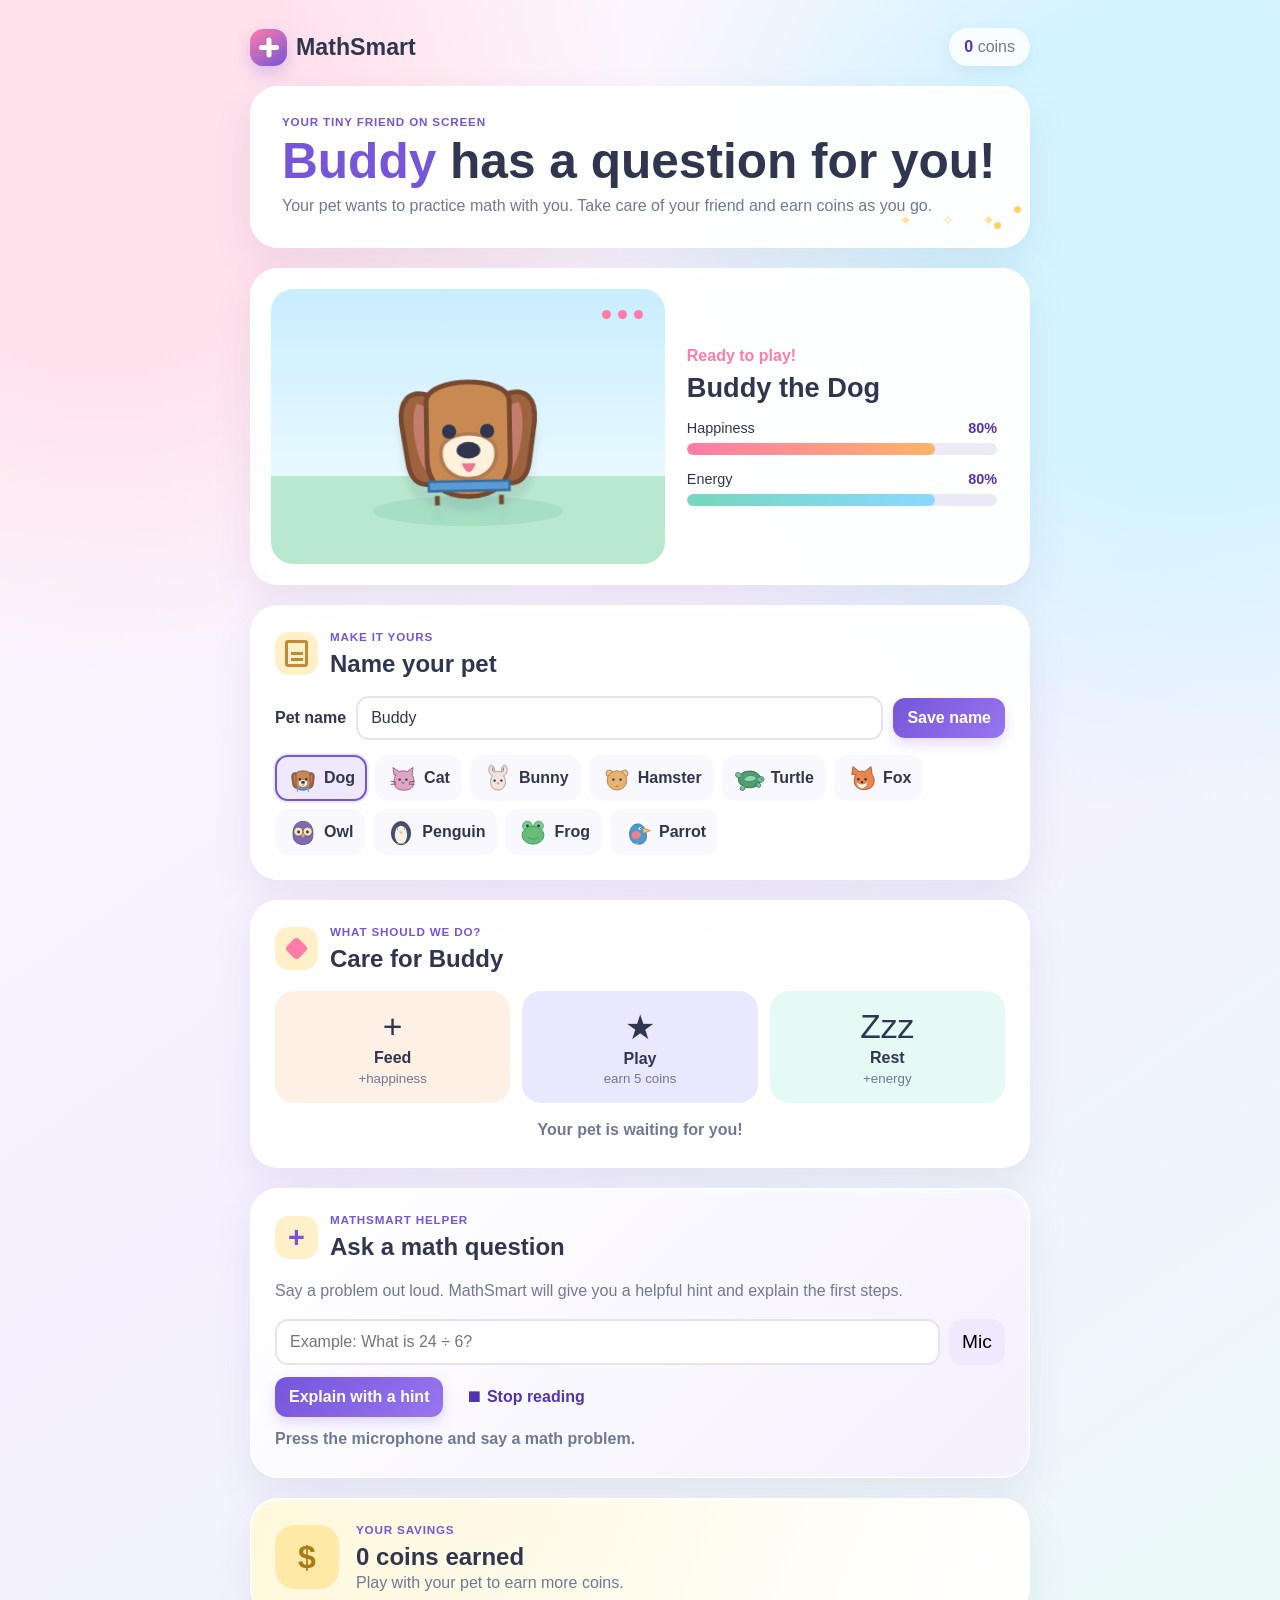
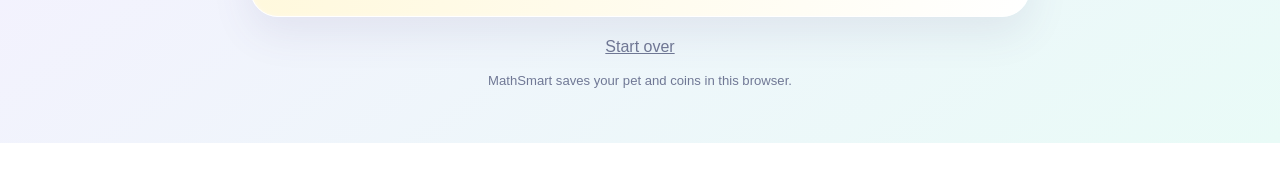
<file: index.html>
<!doctype html>
<html lang="en">
<head>
  <meta charset="utf-8">
  <meta name="viewport" content="width=device-width, initial-scale=1">
  <meta http-equiv="refresh" content="0; url=public/index.html">
  <title>MathSmart</title>
</head>
<body>
  <p>Opening MathSmart… <a href="public/index.html">Start MathSmart</a></p>
</body>
</html>
</file>
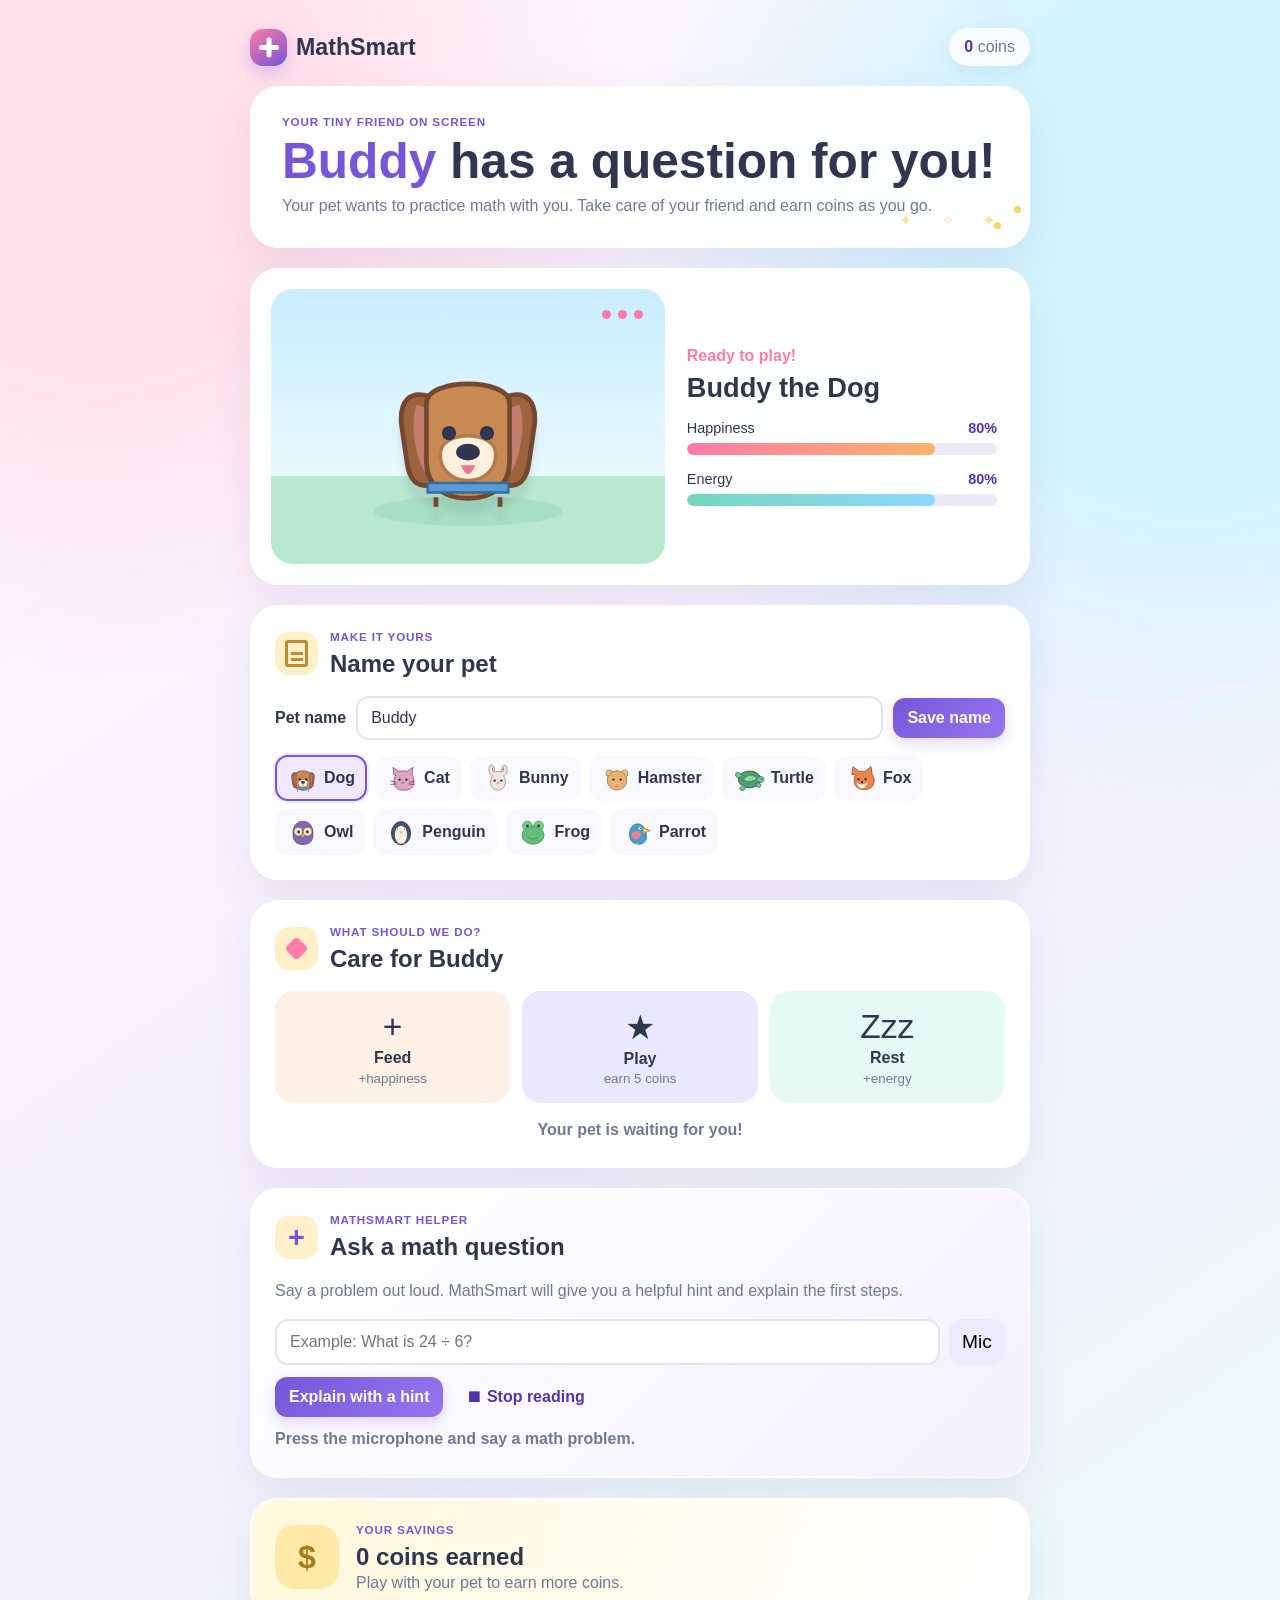
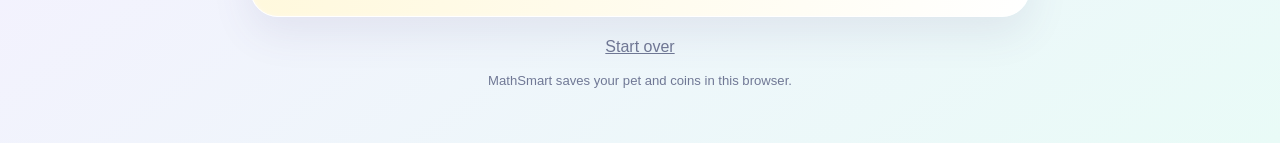
<file: public/index.html>
<!doctype html>
<html lang="en">
<head>
  <meta charset="utf-8">
  <meta name="viewport" content="width=device-width, initial-scale=1">
  <title>MathSmart — Learn with your pet friend</title>
  <link rel="stylesheet" href="styles.css">
</head>
<body>
  <main class="page-shell">
    <header class="topbar">
      <a class="brand" href="./" aria-label="MathSmart home"><span class="brand-star" aria-hidden="true"></span><span>MathSmart</span></a>
      <div class="coin-pill" aria-label="Coins saved"><strong id="coin-count">0</strong> coins</div>
    </header>

    <section class="welcome-card" aria-labelledby="welcome-title">
      <div>
        <p class="eyebrow">Your tiny friend on screen</p>
        <h1 id="welcome-title"><span id="pet-name-heading">Your pet</span> has a question for you!</h1>
        <p>Your pet wants to practice math with you. Take care of your friend and earn coins as you go.</p>
      </div>
      <div class="sparkle" aria-hidden="true"></div>
    </section>

    <section class="pet-card" aria-labelledby="pet-title">
      <div class="pet-stage">
        <div class="cloud cloud-one" aria-hidden="true"></div>
        <div class="cloud cloud-two" aria-hidden="true"></div>
        <div class="pet-face pet-art pet-dog" id="pet-face" role="img" aria-label="Your pet"></div>
        <div class="hearts" id="hearts" aria-hidden="true"><span></span><span></span><span></span></div>
      </div>
      <div class="pet-info">
        <p class="pet-mood" id="pet-mood">Ready to play!</p>
        <h2 id="pet-title">Your pet</h2>
        <div class="meter-row"><span>Happiness</span><strong id="happiness-value">80%</strong></div>
        <div class="meter"><span id="happiness-meter"></span></div>
        <div class="meter-row"><span>Energy</span><strong id="energy-value">80%</strong></div>
        <div class="meter"><span id="energy-meter" class="energy"></span></div>
      </div>
    </section>

    <section class="setup-card card" aria-labelledby="setup-title">
      <div class="section-heading"><span class="section-icon note-icon" aria-hidden="true"></span><div><p class="eyebrow">Make it yours</p><h2 id="setup-title">Name your pet</h2></div></div>
      <div class="setup-row">
        <label for="pet-name">Pet name</label>
        <input id="pet-name" maxlength="18" placeholder="Type a name" autocomplete="off">
        <button class="button small" id="save-name" type="button">Save name</button>
      </div>
      <div class="pet-picker" role="group" aria-label="Choose your pet">
        <button class="pet-choice selected" data-pet="dog" type="button" aria-label="Choose a dog"><span class="choice-art pet-dog"></span><span>Dog</span></button>
        <button class="pet-choice" data-pet="cat" type="button" aria-label="Choose a cat"><span class="choice-art pet-cat"></span><span>Cat</span></button>
        <button class="pet-choice" data-pet="bunny" type="button" aria-label="Choose a bunny"><span class="choice-art pet-bunny"></span><span>Bunny</span></button>
        <button class="pet-choice" data-pet="hamster" type="button" aria-label="Choose a hamster"><span class="choice-art pet-hamster"></span><span>Hamster</span></button>
        <button class="pet-choice" data-pet="turtle" type="button" aria-label="Choose a turtle"><span class="choice-art pet-turtle"></span><span>Turtle</span></button>
        <button class="pet-choice" data-pet="fox" type="button" aria-label="Choose a fox"><span class="choice-art pet-fox"></span><span>Fox</span></button>
        <button class="pet-choice" data-pet="owl" type="button" aria-label="Choose an owl"><span class="choice-art pet-owl"></span><span>Owl</span></button>
        <button class="pet-choice" data-pet="penguin" type="button" aria-label="Choose a penguin"><span class="choice-art pet-penguin"></span><span>Penguin</span></button>
        <button class="pet-choice" data-pet="frog" type="button" aria-label="Choose a frog"><span class="choice-art pet-frog"></span><span>Frog</span></button>
        <button class="pet-choice" data-pet="parrot" type="button" aria-label="Choose a parrot"><span class="choice-art pet-parrot"></span><span>Parrot</span></button>
      </div>
    </section>

    <section class="card care-card" aria-labelledby="care-title">
      <div class="section-heading"><span class="section-icon heart-icon" aria-hidden="true"></span><div><p class="eyebrow">What should we do?</p><h2 id="care-title">Care for <span id="care-name">your pet</span></h2></div></div>
      <div class="action-grid">
        <button class="action-button food" id="feed-button" type="button"><span class="action-icon">+</span><strong>Feed</strong><small>+happiness</small></button>
        <button class="action-button play" id="play-button" type="button"><span class="action-icon">★</span><strong>Play</strong><small>earn 5 coins</small></button>
        <button class="action-button rest" id="rest-button" type="button"><span class="action-icon">Zzz</span><strong>Rest</strong><small>+energy</small></button>
      </div>
      <p class="status" id="status" role="status" aria-live="polite">Your pet is waiting for you!</p>
    </section>

    <section class="card math-card" aria-labelledby="math-title">
      <div class="section-heading"><span class="section-icon math-icon" aria-hidden="true">+</span><div><p class="eyebrow">MathSmart helper</p><h2 id="math-title">Ask a math question</h2></div></div>
      <p class="math-intro">Say a problem out loud. MathSmart will give you a helpful hint and explain the first steps.</p>
      <div class="math-input-row">
        <input id="math-question" autocomplete="off" placeholder="Example: What is 24 ÷ 6?" aria-label="Your math question">
        <button class="voice-button" id="voice-button" type="button" aria-label="Say a math problem">Mic</button>
      </div>
      <div class="math-actions"><button class="button" id="math-submit" type="button">Explain with a hint</button><button class="quiet-button" id="stop-voice" type="button">⏹ Stop reading</button></div>
      <p class="math-status" id="math-status" role="status" aria-live="polite">Press the microphone and say a math problem.</p>
      <div class="math-answer" id="math-answer" hidden><h3>Here’s a hint</h3><p id="math-answer-text"></p></div>
      <div class="practice-card" id="practice-card" hidden>
        <p class="eyebrow">Your turn</p>
        <h3><span id="practice-pet-name">Your pet</span> has a question for you!</h3>
        <p class="practice-question" id="practice-question"></p>
        <div class="practice-input-row"><input id="practice-answer" inputmode="numeric" placeholder="Type your answer" aria-label="Your practice answer"><button class="practice-button check-button" id="check-practice" type="button">Check</button><button class="practice-button hint-button" id="show-hint" type="button">Show me a hint</button></div>
        <p class="practice-result" id="practice-result" role="status" aria-live="polite"></p>
      </div>
    </section>

    <section class="card savings-card" aria-labelledby="savings-title">
      <div class="savings-icon" aria-hidden="true">$</div>
      <div><p class="eyebrow">Your savings</p><h2 id="savings-title"><span id="savings-count">0</span> coins earned</h2><p id="savings-message">Play with your pet to earn more coins.</p></div>
    </section>

    <button class="reset-button" id="reset-button" type="button">Start over</button>
    <p class="footer-note">MathSmart saves your pet and coins in this browser.</p>
  </main>
  <script src="storage.js"></script>
  <script src="app.js"></script>
</body>
</html>
</file>
<file: public/styles.css>
:root {
  color-scheme: light;
  --ink: #30364f; --muted: #707895; --purple: #7655d9; --purple-dark: #5433ae;
  --pink: #ff7ba8; --mint: #75d7bd; font-family: "Trebuchet MS", "Avenir Next", sans-serif;
}
* { box-sizing: border-box; }
body { margin: 0; min-height: 100vh; color: var(--ink); background: radial-gradient(circle at 8% 8%, #ffe1ec 0 11%, transparent 27%), radial-gradient(circle at 93% 14%, #d4f4ff 0 13%, transparent 30%), linear-gradient(145deg, #fff8fc 0%, #f5f0ff 52%, #e9fbf7 100%); }
button, input { font: inherit; } button { cursor: pointer; }
.page-shell { width: min(780px, 92%); margin: 0 auto; padding: 28px 0 55px; }
.topbar { display: flex; align-items: center; justify-content: space-between; gap: 15px; margin-bottom: 20px; }
.brand { color: var(--ink); text-decoration: none; font-size: 1.45rem; font-weight: 900; display: flex; align-items: center; gap: 9px; }
.brand-star { display: grid; place-items: center; width: 37px; height: 37px; border-radius: 13px; color: white; background: linear-gradient(145deg, var(--pink), var(--purple)); box-shadow: 0 7px 16px #7655d944; }
.coin-pill { padding: 10px 15px; border-radius: 99px; background: #ffffffc9; box-shadow: 0 5px 15px #4b477a16; color: var(--muted); }.coin-pill strong { color: var(--purple-dark); }
.welcome-card, .card, .pet-card { border: 1px solid #ffffff; border-radius: 28px; background: #fffffff0; box-shadow: 0 17px 40px #514c7c18, 0 2px 6px #fff9 inset; backdrop-filter: blur(12px); }
.welcome-card { position: relative; overflow: hidden; padding: 28px 31px; margin-bottom: 20px; }.welcome-card::after { content: "✦  ✧  ✦"; position: absolute; right: 22px; bottom: 17px; color: #ffd166aa; letter-spacing: 12px; }
.eyebrow { margin: 0 0 7px; color: var(--purple); font-weight: 900; letter-spacing: .07em; text-transform: uppercase; font-size: .73rem; }
h1, h2, p { margin-top: 0; } h1 { margin-bottom: 7px; font-size: clamp(2rem, 6vw, 3.1rem); line-height: 1.05; } h1 span { color: var(--purple); } h2 { margin-bottom: 7px; }
.welcome-card p:last-of-type { margin: 0; color: var(--muted); line-height: 1.55; }
.pet-card { display: grid; grid-template-columns: 1.1fr .9fr; gap: 22px; padding: 20px; margin-bottom: 20px; }
.pet-stage { position: relative; min-height: 275px; display: grid; place-items: center; overflow: hidden; border-radius: 22px; background: linear-gradient(180deg, #c9edff 0%, #e7f9ff 68%, #b8e8ce 68%, #b8e8ce 100%); }.pet-stage::after { content: ""; position: absolute; width: 190px; height: 30px; bottom: 38px; border-radius: 50%; background: #8acfae66; }
.pet-face { position: relative; z-index: 1; font-size: 8.5rem; line-height: 1; filter: drop-shadow(0 13px 3px #56608022); animation: bob 2.5s ease-in-out infinite; }.cloud { position: absolute; color: white; font-size: 2.7rem; opacity: .8; }.cloud-one { top: 27px; left: 22px; }.cloud-two { top: 62px; right: 20px; font-size: 2rem; }.hearts { position: absolute; z-index: 2; top: 21px; right: 22px; color: var(--pink); font-size: 1.2rem; letter-spacing: 3px; }.hearts.pop { animation: pop .5s ease; }
.pet-info { align-self: center; padding: 12px 12px 12px 0; }.pet-mood { color: var(--pink); font-weight: 900; margin-bottom: 7px; }.pet-info h2 { font-size: 1.7rem; }.meter-row { display: flex; justify-content: space-between; margin-top: 16px; font-size: .9rem; }.meter-row strong { color: var(--purple-dark); }.meter { overflow: hidden; height: 12px; margin-top: 7px; border-radius: 99px; background: #edeaf7; }.meter span { display: block; height: 100%; width: 80%; border-radius: inherit; background: linear-gradient(90deg, var(--pink), #ffb36a); transition: width .35s ease; }.meter span.energy { background: linear-gradient(90deg, var(--mint), #8bd8ff); }
.card { padding: 24px; margin-bottom: 20px; }.section-heading { display: flex; align-items: center; gap: 12px; margin-bottom: 18px; }.section-heading h2 { margin-bottom: 0; }.section-icon { display: grid; place-items: center; width: 43px; height: 43px; border-radius: 14px; background: #fff0c9; font-size: 1.5rem; }
.setup-row { display: grid; grid-template-columns: auto 1fr auto; align-items: center; gap: 10px; }.setup-row label { font-weight: 800; }.setup-row input { min-width: 0; border: 2px solid #e6e2f1; border-radius: 13px; padding: 11px 13px; color: var(--ink); background: white; outline: none; }.setup-row input:focus { border-color: var(--purple); }.button { border: 0; border-radius: 12px; padding: 11px 14px; color: white; background: linear-gradient(135deg, var(--purple), #9876f0); font-weight: 900; box-shadow: 0 6px 13px #7655d933; }.button:hover, .action-button:hover { transform: translateY(-2px); }.small { white-space: nowrap; }
.pet-picker { display: flex; flex-wrap: wrap; gap: 8px; margin-top: 15px; }.pet-choice { display: flex; align-items: center; gap: 5px; border: 2px solid transparent; border-radius: 13px; padding: 7px 10px; color: var(--ink); background: #faf8ff; font-weight: 800; }.pet-choice.selected { border-color: var(--purple); background: #eee9ff; box-shadow: 0 0 0 2px #7655d922; }.pet-choice:hover { background: #fff2f7; }
.action-grid { display: grid; grid-template-columns: repeat(3, 1fr); gap: 12px; }.action-button { display: grid; place-items: center; gap: 3px; border: 0; border-radius: 19px; padding: 17px 8px; color: var(--ink); transition: transform .15s; }.action-button span { font-size: 2.1rem; }.action-button small { color: var(--muted); }.food { background: #fff0e5; }.play { background: #e9e8ff; }.rest { background: #e5faf4; }.status { min-height: 1.4em; margin: 18px 0 0; text-align: center; color: var(--muted); font-weight: 800; }.savings-card { display: flex; align-items: center; gap: 17px; background: linear-gradient(110deg, #fff8db, #fff); }.savings-icon { display: grid; place-items: center; min-width: 64px; height: 64px; border-radius: 20px; background: #ffe9a6; font-size: 2.2rem; }.savings-card h2 { margin-bottom: 3px; }.savings-card p:last-child { margin: 0; color: var(--muted); }.reset-button { display: block; margin: 4px auto 0; border: 0; background: transparent; color: var(--muted); text-decoration: underline; }.footer-note { margin: 16px 0 0; text-align: center; color: var(--muted); font-size: .82rem; }
.math-card { background: linear-gradient(135deg, #ffffff, #f4f0ff); }.math-intro { color: var(--muted); line-height: 1.5; }.math-input-row { display: grid; grid-template-columns: 1fr auto; gap: 9px; }.math-input-row input { min-width: 0; border: 2px solid #e6e2f1; border-radius: 13px; padding: 12px 13px; color: var(--ink); background: white; outline: none; }.math-input-row input:focus { border-color: var(--purple); }.voice-button { min-width: 56px; border: 0; border-radius: 13px; background: #eee9ff; font-size: 1.2rem; }.voice-button:disabled, .math-submit:disabled { cursor: wait; opacity: .55; }.math-actions { display: flex; flex-wrap: wrap; align-items: center; gap: 10px; margin-top: 12px; }.quiet-button { border: 0; border-radius: 12px; padding: 11px 13px; color: var(--purple-dark); background: transparent; font-weight: 800; }.math-status { min-height: 1.4em; margin: 13px 0 0; color: var(--muted); font-weight: 800; }.math-status.error { color: #b42318; }.math-answer { margin-top: 15px; padding: 17px; border-radius: 17px; background: #e5faf4; border: 1px solid #bce8cf; }.math-answer h3 { margin: 0 0 7px; color: #137a49; }.math-answer p { margin: 0; white-space: pre-wrap; line-height: 1.6; }
.practice-card { margin-top: 18px; padding: 18px; border-radius: 18px; background: #fff8e8; border: 1px solid #f2d28b; }.practice-card h3 { margin: 0 0 8px; }.practice-question { margin-bottom: 13px; font-size: 1.1rem; font-weight: 900; }.practice-input-row { display: grid; grid-template-columns: 1fr auto auto; gap: 8px; }.practice-input-row input { min-width: 0; border: 2px solid #e6e2f1; border-radius: 12px; padding: 11px 12px; color: var(--ink); background: white; }.practice-button { border: 0; border-radius: 12px; padding: 10px 13px; color: white; font-weight: 900; transition: transform .15s, opacity .15s; }.practice-button:hover { transform: translateY(-2px); }.check-button { background: #238b63; box-shadow: 0 5px 12px #238b6333; }.hint-button { background: #e08a2e; box-shadow: 0 5px 12px #e08a2e33; }.practice-result { min-height: 1.4em; margin: 13px 0 0; font-weight: 800; }.practice-result.success { color: #137a49; }.practice-result.error { color: #b42318; }.practice-result.hint-text { color: #9a5a10; }
button:focus-visible, input:focus-visible { outline: 4px solid #8ac7ff99; outline-offset: 2px; }
@keyframes bob { 0%, 100% { transform: translateY(0) rotate(-2deg); } 50% { transform: translateY(-8px) rotate(2deg); } } @keyframes pop { 50% { transform: scale(1.35); } }
@media (max-width: 650px) { .page-shell { padding-top: 18px; }.topbar { align-items: flex-start; }.coin-pill { font-size: .9rem; }.welcome-card { padding: 24px; }.pet-card { grid-template-columns: 1fr; padding: 13px; }.pet-stage { min-height: 235px; }.pet-info { padding: 5px 12px 15px; }.setup-row { grid-template-columns: 1fr auto; }.setup-row label { grid-column: 1 / -1; }.action-grid { gap: 7px; }.action-button { padding-inline: 3px; }.action-button span { font-size: 1.8rem; }.action-button small { font-size: .72rem; }.savings-card { align-items: flex-start; }.practice-input-row { grid-template-columns: 1fr 1fr; }.practice-input-row input { grid-column: 1 / -1; } }

/* Simple CSS pet drawings keep the page emoji-free. */
.pet-art { --pet-color: #c98952; --pet-dark: #9e633d; position: relative; display: inline-block; width: 142px; height: 116px; border: 4px solid var(--pet-dark); border-radius: 48% 48% 43% 43%; background: var(--pet-color); filter: drop-shadow(0 13px 3px #56608022); }
.pet-art::before { content: ""; position: absolute; inset: 29% 13% 24%; background: radial-gradient(circle at 28% 38%, #30364f 0 6px, transparent 7px), radial-gradient(circle at 72% 38%, #30364f 0 6px, transparent 7px), radial-gradient(circle at 50% 76%, #ff91a9 0 7px, transparent 8px); }
.pet-art::after { content: ""; position: absolute; left: 50%; bottom: 14%; width: 18px; height: 11px; border-radius: 50%; transform: translateX(-50%); background: #73485b; }
.pet-dog { --pet-color: #c98952; --pet-dark: #9e633d; }
.pet-cat { --pet-color: #e0a6c8; --pet-dark: #a65e8b; clip-path: polygon(0 22%, 17% 0, 35% 18%, 65% 18%, 83% 0, 100% 22%, 94% 100%, 6% 100%); }
.pet-bunny { --pet-color: #f3e7df; --pet-dark: #b79b93; border-radius: 46% 46% 42% 42%; box-shadow: -31px -28px 0 -11px var(--pet-color), 31px -28px 0 -11px var(--pet-color); }
.pet-hamster { --pet-color: #e8b36f; --pet-dark: #b8783e; border-radius: 50%; }
.pet-turtle { --pet-color: #72c49a; --pet-dark: #3e8f6a; height: 95px; border-radius: 52% 52% 46% 46%; background: repeating-linear-gradient(45deg, #72c49a 0 17px, #55aa80 18px 20px); }
.pet-fox { --pet-color: #e8864e; --pet-dark: #ad5835; clip-path: polygon(0 22%, 17% 0, 35% 18%, 65% 18%, 83% 0, 100% 22%, 94% 100%, 6% 100%); }
.pet-owl { --pet-color: #8d78c7; --pet-dark: #62519e; border-radius: 50% 50% 43% 43%; }
.pet-penguin { --pet-color: #4e5a78; --pet-dark: #30364f; border-radius: 48% 48% 42% 42%; }.pet-penguin::after { background: #ffbf68; }
.pet-frog { --pet-color: #7acb88; --pet-dark: #3c9860; border-radius: 48% 48% 42% 42%; }
.pet-parrot { --pet-color: #f0808b; --pet-dark: #b34b63; border-radius: 48% 48% 42% 42%; }.pet-parrot::after { background: #f4c76b; }
.choice-art { width: 28px; height: 24px; border-width: 2px; filter: none; vertical-align: middle; flex: 0 0 auto; }.choice-art::before { inset: 24% 10% 18%; background: radial-gradient(circle at 28% 38%, #30364f 0 2px, transparent 3px), radial-gradient(circle at 72% 38%, #30364f 0 2px, transparent 3px), radial-gradient(circle at 50% 76%, #ff91a9 0 3px, transparent 4px); }.choice-art::after { bottom: 11%; width: 6px; height: 4px; }
.pet-art { width: 190px; height: 170px; border: 0; border-radius: 0; background: transparent; box-shadow: none; clip-path: none; filter: drop-shadow(0 13px 3px #56608022); }
.pet-art::before, .pet-art::after, .choice-art::before, .choice-art::after { content: none; }
.pet-art svg { display: block; width: 100%; height: 100%; }
.choice-art { width: 32px; height: 28px; border: 0; border-radius: 0; background: transparent; box-shadow: none; clip-path: none; }
.choice-art svg { display: block; width: 100%; height: 100%; }
.brand-star { position: relative; }.brand-star::before, .brand-star::after { content: ""; position: absolute; width: 20px; height: 5px; border-radius: 5px; background: white; }.brand-star::after { transform: rotate(90deg); }
.sparkle::before, .sparkle::after { content: ""; position: absolute; width: 7px; height: 7px; border-radius: 50%; background: #ffd166; }.sparkle::before { right: 28px; bottom: 18px; }.sparkle::after { right: 8px; bottom: 34px; }
.hearts { display: flex; gap: 7px; }.hearts span { width: 9px; height: 9px; border-radius: 50%; background: var(--pink); }.section-icon { position: relative; }.note-icon::before { content: ""; width: 17px; height: 21px; border: 3px solid #c08b32; border-radius: 3px; }.note-icon::after { content: ""; position: absolute; width: 12px; height: 3px; background: #c08b32; box-shadow: 0 6px #c08b32; }.heart-icon::before { content: ""; width: 17px; height: 17px; background: var(--pink); transform: rotate(45deg); border-radius: 4px; }.math-icon { color: var(--purple); font-weight: 900; font-size: 1.8rem; }.savings-icon { color: #aa7a17; font-weight: 900; font-size: 2rem; }
</file>
